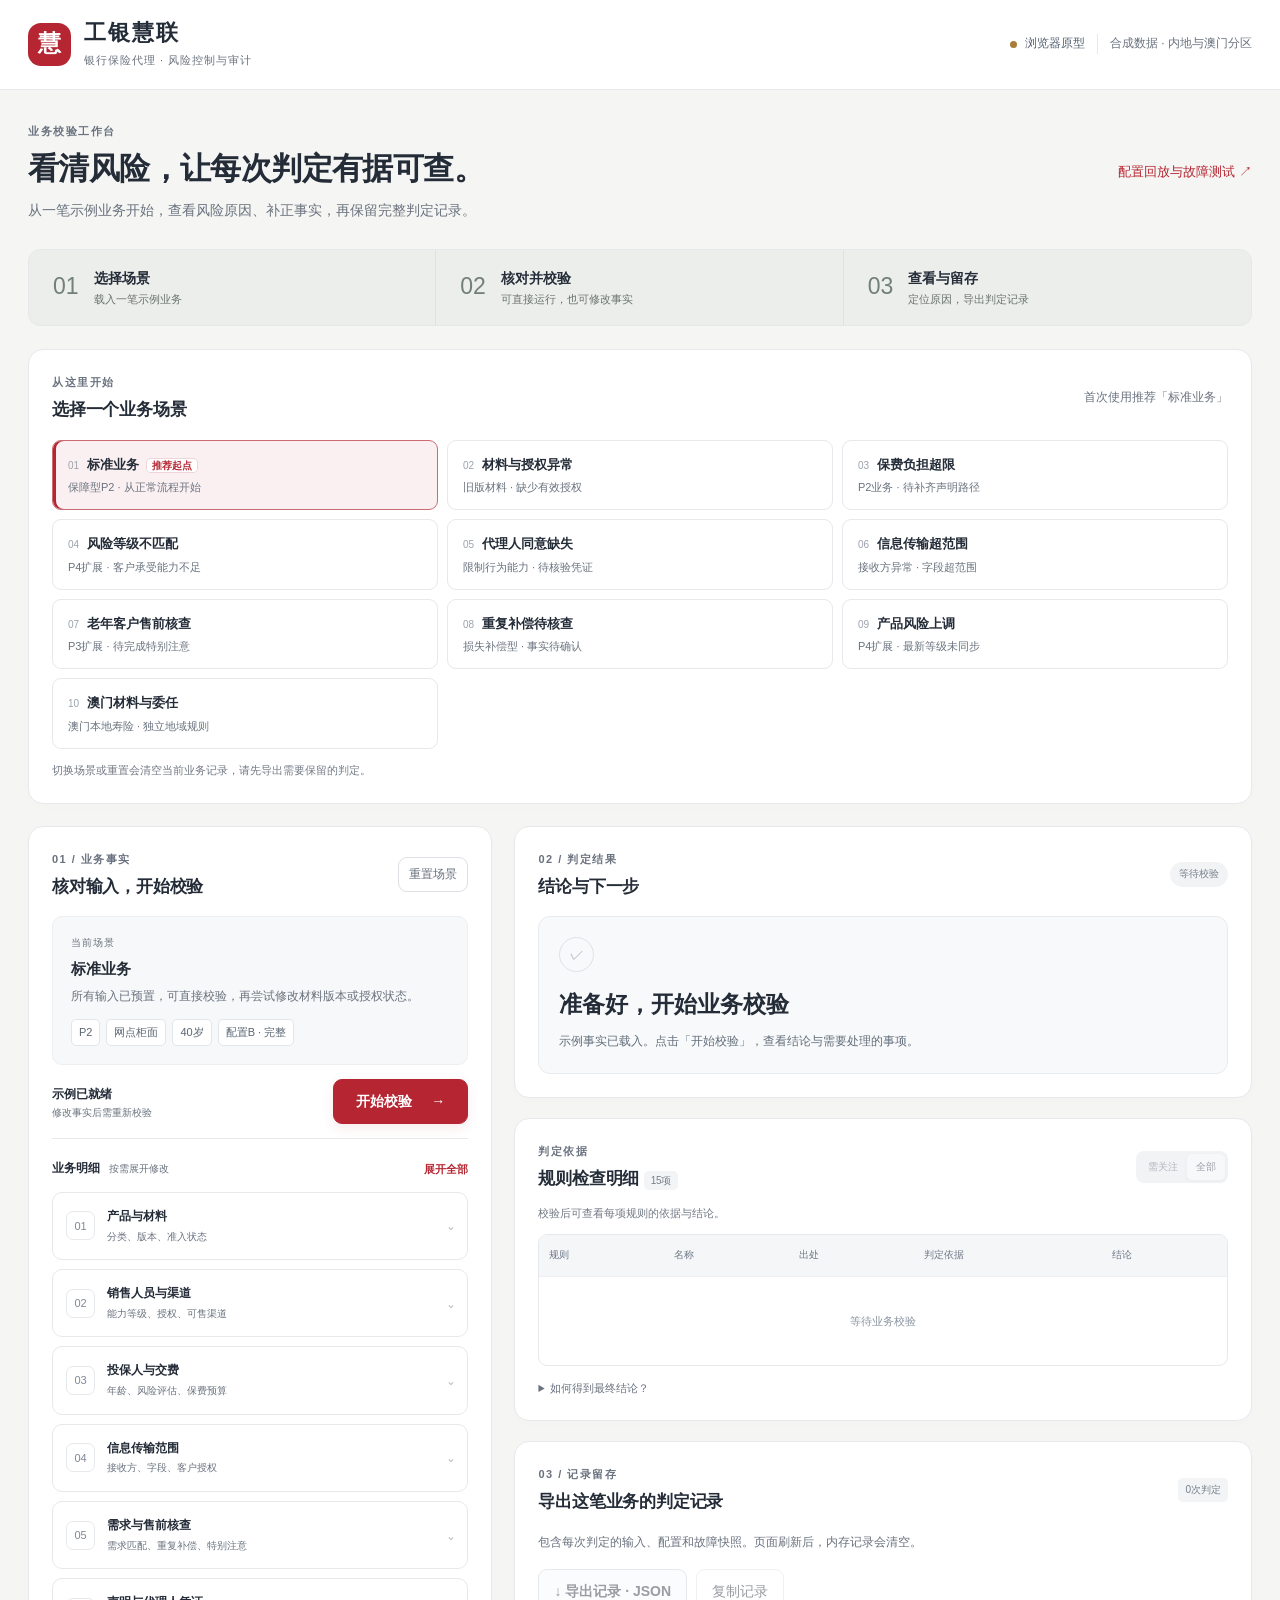
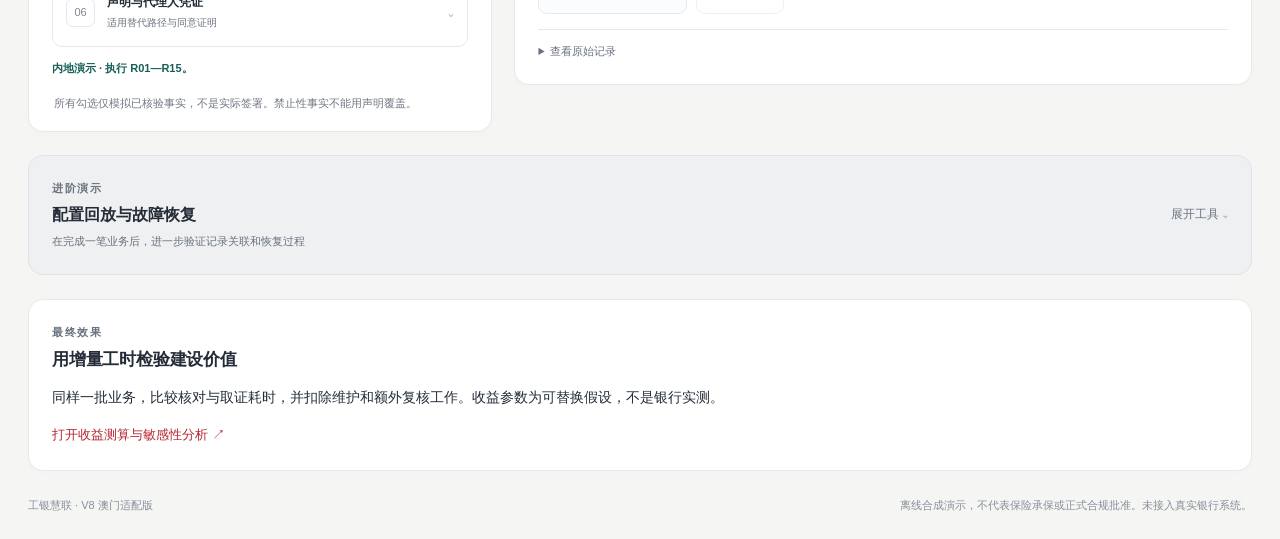
<file: index.html>
<!doctype html><html lang="zh-CN"><head><meta charset="UTF-8"><meta name="viewport" content="width=device-width,initial-scale=1"><title>工银慧联 · 业务校验工作台</title><link rel="stylesheet" href="css/main.css"></head><body>
<a class="skip-link" href="#input-panel">跳至业务校验</a>
<header class="masthead"><div class="brand"><span class="brand-mark" aria-hidden="true">慧</span><div><strong>工银慧联</strong><span>银行保险代理 · 风险控制与审计</span></div></div><div class="environment"><i></i> 浏览器原型 <span>合成数据 · 内地与澳门分区</span></div></header>
<main class="wrap">
<section class="intro"><div><div class="eyebrow">业务校验工作台</div><h1>看清风险，让每次判定有据可查。</h1><p>从一笔示例业务开始，查看风险原因、补正事实，再保留完整判定记录。</p></div><a href="#advanced" class="text-link">配置回放与故障测试 ↗</a></section>
<nav class="journey" aria-label="使用流程"><a href="#scene-panel"><b>01</b><span>选择场景<small>载入一笔示例业务</small></span></a><a href="#input-panel"><b>02</b><span>核对并校验<small>可直接运行，也可修改事实</small></span></a><a href="#result-panel"><b>03</b><span>查看与留存<small>定位原因，导出判定记录</small></span></a></nav>
<section class="card scene-panel" id="scene-panel"><div class="section-top"><div><div class="eyebrow">从这里开始</div><h2>选择一个业务场景</h2></div><span class="subtle">首次使用推荐「标准业务」</span></div><div class="scenes" id="scenes"></div><p class="hint">切换场景或重置会清空当前业务记录，请先导出需要保留的判定。</p></section>
<div class="workspace">
<section class="card input-panel" id="input-panel"><div class="section-top"><div><div class="eyebrow">01 / 业务事实</div><h2>核对输入，开始校验</h2></div><button id="btn_reset" class="quiet">重置场景</button></div>
<div class="scenario-summary"><span class="label">当前场景</span><strong id="scene-title"></strong><p id="scene-description"></p><div class="facts" id="fact-summary"></div></div>
<div class="run-bar"><div><strong id="input-state">示例已就绪</strong><small>修改事实后需重新校验</small></div><button class="primary" id="btn_run">开始校验 <span aria-hidden="true">→</span></button></div>
<div class="form-top"><span>业务明细 <small>按需展开修改</small></span><button id="toggle-fields" class="text-button">展开全部</button></div>
<details class="field-group" id="group-0"><summary><span class="group-icon">01</span><span><strong>产品与材料</strong><small>分类、版本、准入状态</small></span><span class="chevron">⌄</span></summary><fieldset aria-label="产品与材料">
        <label><span>产品代码</span><input type="text" id="prod_code"></label>
        <label><span>产品分类</span><select id="prod_cat"><option>P1</option><option>P2</option><option>P3</option><option>P4</option><option>P5</option><option>未分级</option></select></label>
        <label><span>账户风险等级</span><select id="prod_r"><option>不适用</option><option>R1</option><option>R2</option><option>R3</option><option>R4</option><option>R5</option></select></label>
        <label><span>准入状态</span><select id="prod_status"><option>在售</option><option>停售</option><option>准入有效期届满</option></select></label>
        <label><span>材料版本</span><input type="text" id="mat_ver"></label>
        <label><span>已收风险上调通知</span><input id="raised" type="checkbox"></label><label><span>已同步最新等级</span><input id="synced" type="checkbox"></label><label><span>当前有效版本</span><input type="text" id="mat_cur"></label>
      </fieldset></details><details class="field-group" id="group-1"><summary><span class="group-icon">02</span><span><strong>销售人员与渠道</strong><small>能力等级、授权、可售渠道</small></span><span class="chevron">⌄</span></summary><fieldset aria-label="销售人员与渠道"><label><span>有效业务授权</span><input id="authorized" type="checkbox"></label>
        <label><span>能力等级</span><select id="sale_lv"><option value="1">一级（可销售全部）</option><option value="2">二级（可销售 P1–P4）</option><option value="3">三级（可销售 P1–P3）</option><option value="4">四级（可销售 P1–P2）</option></select></label>
        <label><span>渠道</span><select id="sale_ch"><option>网点柜面</option><option>手机银行</option><option>远程坐席</option></select></label>
        <label><span>产品可售渠道</span><select id="prod_ch"><option>网点柜面</option><option>手机银行</option><option>远程坐席</option></select></label>
      </fieldset></details><details class="field-group" id="group-2"><summary><span class="group-icon">03</span><span><strong>投保人与交费</strong><small>年龄、风险评估、保费预算</small></span><span class="chevron">⌄</span></summary><fieldset aria-label="投保人与交费"><label><span>交费方式</span><select id="paymode"><option>期交</option><option>趸交</option></select></label>
        <label><span>年龄</span><input type="number" id="cust_age"></label>
        <label><span>风险承受能力</span><select id="cust_c"><option>C1</option><option>C2</option><option>C3</option><option>C4</option><option>C5</option></select></label>
        <label><span>评估距今(月)</span><input type="number" id="cust_m"></label>
        <label><span>民事行为能力</span><select id="cust_cap"><option>完全</option><option>限制</option><option>无</option></select></label>
        <label><span>家庭年收入(万元)</span><input type="number" id="cust_inc"></label>
        <label><span>趸交保费(万元)</span><input type="number" id="pol_prem"></label>
        <label><span>年交保费(万元/年)</span><input type="number" id="pol_annual"></label>
        <label><span>交费年限(年)</span><input type="number" id="pol_years"></label>
        <label><span>本次总保费预算(万元)</span><input type="number" id="pol_budget"></label>
        <label><span>今日评估次数</span><input type="number" id="cust_t"></label>
        <label><span>12个月评估次数</span><input type="number" id="cust_y"></label>
      </fieldset></details><details class="field-group" id="group-3"><summary><span class="group-icon">04</span><span><strong>信息传输范围</strong><small>接收方、字段、客户授权</small></span><span class="chevron">⌄</span></summary><fieldset aria-label="信息传输范围">
        <label><span>接收方</span><select id="flow_recv"><option>承保必需·保险公司核心系统</option><option>非白名单第三方</option></select></label>
        <label><span>拟发送字段</span><select id="flow_fields"><option>最小必要字段集</option><option>含健康告知全文（超范围）</option></select></label>
        <label><span>客户授权状态</span><select id="flow_auth"><option>有效</option><option>已撤回</option></select></label>
      </fieldset></details><details class="field-group" id="group-4"><summary><span class="group-icon">05</span><span><strong>需求与售前核查</strong><small>需求匹配、重复补偿、特别注意</small></span><span class="chevron">⌄</span></summary><fieldset aria-label="需求与售前核查"><label><span>需求匹配结果</span><select id="demand"><option>匹配</option><option>不匹配</option><option>待核查</option></select></label><label><span>损失补偿型产品</span><input type="checkbox" id="compensation"></label><label><span>重复／超额补偿</span><select id="duplicate"><option>否</option><option>是</option><option>待核查</option></select></label><label><span>客户情况有重大变化</span><input type="checkbox" id="changed"></label><label><span>在应评估销售环节前完成评估</span><input type="checkbox" id="seqok"></label><label><span>售前特别注意措施已完成</span><input type="checkbox" id="elderCare"></label></fieldset></details><details class="field-group" id="group-5"><summary><span class="group-icon">06</span><span><strong>声明与代理人凭证</strong><small>适用替代路径与同意证明</small></span><span class="chevron">⌄</span></summary><fieldset aria-label="声明与代理人凭证"><label><span>已建议终止投保</span><input type="checkbox" id="stopAdvice"></label><label><span>客户自主坚持投保</span><input type="checkbox" id="insists"></label><label><span>已充分说明相关风险</span><input type="checkbox" id="riskExplained"></label><label><span>已取得本人签名投保声明</span><input type="checkbox" id="written"></label><label><span>声明凭证编号</span><input type="text" id="declarationId" placeholder="演示编号"></label><label><span>存在主动推介不匹配产品</span><input type="checkbox" id="activePitch"></label><label><span>已取得法定代理人同意</span><input type="checkbox" id="guardian"></label><label><span>代理人同意凭证</span><input type="text" id="guardianId" placeholder="演示编号"></label><div class="hint">勾选仅模拟已核验事实，不是实际签署或身份验证。禁止性事实不能用声明覆盖。</div></fieldset></details>
<details class="field-group" id="group-mo" hidden><summary><span class="group-icon">澳</span><span><strong>澳门材料与委任</strong><small>准照、特别许可、材料时点</small></span><span class="chevron">⌄</span></summary><fieldset aria-label="澳门材料与委任"><label><span>准照状态</span><select id="mo_license"><option>有效</option><option>无效</option><option>待核实</option></select></label><label><span>本次主事人委任状态</span><select id="mo_appointment"><option>有效</option><option>无效</option><option>待核实</option></select></label><label><span>本次主事人代码</span><input id="mo_principal" type="text"></label><label><span>寿险主事人总数（含本次）</span><input id="mo_lifeCount" type="number" min="1" step="1"></label><label><span>第三家特别许可</span><select id="mo_permission"><option>待核实</option><option>无</option><option>已核实</option></select></label><label><span>特别许可凭证编号</span><input id="mo_permitId" type="text"></label><label><span>材料提供方代码</span><input id="mo_source" type="text"></label><label><span>实际使用版本</span><input id="mo_used" type="text"></label><label><span>业务时点有效版本</span><input id="mo_effective" type="text"></label><label><span>版本生效日</span><input id="mo_effectiveDate" type="date"></label><label><span>业务发生日</span><input id="mo_businessDate" type="date"></label><label><span>银行已核验材料可用</span><input id="mo_confirmed" type="checkbox"></label><label><span>经办授权有效</span><input id="mo_authorized" type="checkbox"></label><label><span>仅澳门本地处理</span><input id="mo_local" type="checkbox"></label><p class="hint">仅适用持牌银行法人代理寿险合成样例。预置三家是测试边界，不代表工银澳门实际合作数量。“已核实”仅模拟人工核验，不是取得监管许可。当前有效版本指业务发生时点的有效版本。</p></fieldset></details><p class="hint" id="region-note"></p><p class="hint input-note">所有勾选仅模拟已核验事实，不是实际签署。禁止性事实不能用声明覆盖。</p>
</section>
<div class="result-column">
<section class="card result-panel" id="result-panel" tabindex="-1"><div class="section-top"><div><div class="eyebrow">02 / 判定结果</div><h2>结论与下一步</h2></div><span class="status-dot" id="result-status">等待校验</span></div>
<div id="stale-banner" class="stale" hidden>输入已修改。下方仍是上一次判定，请重新校验。</div>
<div id="verdict" class="verdict"><div class="empty-icon" aria-hidden="true">✓</div><div class="big">准备好，开始第一笔校验</div><div class="desc">左侧已载入标准业务。点击「开始校验」，查看结论与需要处理的事项。</div></div>
<div id="faultmsg" role="status"></div><div id="result-guide" aria-live="polite"></div><div id="issue-list"></div>
</section>
<section class="card rules-panel"><div class="section-top"><div><div class="eyebrow">判定依据</div><h2>规则检查明细 <span id="rule-count" class="count">15项</span></h2></div><div class="segmented" role="group" aria-label="筛选规则"><button id="filter-focus" aria-pressed="false">需关注</button><button id="filter-all" class="active" aria-pressed="true">全部</button></div></div><p class="hint" id="filter-note">校验后可查看每项规则的依据与结论。</p>
<div class="table-scroll" tabindex="0" role="region" aria-label="规则检查明细，可横向滚动"><table><thead><tr><th>规则</th><th>名称</th><th>出处</th><th>判定依据</th><th>结论</th></tr></thead><tbody id="tbody"><tr><td colspan="5" class="table-empty">等待业务校验</td></tr></tbody></table></div>
<details class="explain"><summary>如何得到最终结论？</summary><p>完整收集诊断结果，再按 BLOCK → MANUAL → COND → NOTICE → PASS 汇总。任何其他阻断未解除时，条件已满足也不能放行。规则服务超时则不执行检查。</p></details></section>
<section class="card evidence-panel"><div class="section-top"><div><div class="eyebrow">03 / 记录留存</div><h2>导出这笔业务的判定记录</h2></div><span class="count" id="attempt-count">0次判定</span></div><p class="subtle">包含每次判定的输入、配置和故障快照。页面刷新后，内存记录会清空。</p><div class="button-row"><button id="btn_export" class="secondary">↓ 导出记录 · JSON</button><button id="btn_copy">复制记录</button></div><div id="expstat" class="feedback" role="status"></div><details class="evidence-details"><summary>查看原始记录</summary><pre id="evidence">提交后生成</pre></details></section>
</div></div>
<section id="advanced" class="advanced"><details id="advanced-details"><summary class="advanced-summary"><span><span class="eyebrow">进阶演示</span><strong>配置回放与故障恢复</strong><small>在完成一笔业务后，进一步验证记录关联和恢复过程</small></span><span class="advanced-open">展开工具 ⌄</span></summary><div class="advanced-grid">
<div class="card"><div class="section-top"><div><h2>配置对比回放</h2><p class="subtle">使用上一判定的冻结输入，再运行一次。</p></div></div><label class="config-label" for="rver">选择规则配置</label><select id="rver"><option value="current">配置B：完整演示配置</option><option value="legacy">配置A：缺少授权与匹配配置（假设）</option></select><p class="hint">所选配置同时用于新的业务校验；当前配置也显示在输入摘要中。</p><button id="btn_replay" class="secondary">按此配置回放上一判定</button><div class="diff" id="replay" role="status">先完成一次校验，再选择配置进行对比。</div><p class="hint">A/B是人为设置的配置对比，不代表某个历史月份的行业状态。当前未提交的表单改动不会混入回放。</p></div>
<div class="card"><h2>故障注入与恢复</h2><p class="subtle">点击故障即执行一次判定，观察降级结论。</p><div class="scenes fault-buttons" id="faults"></div><button id="btn_heal">解除故障并回放</button><p class="hint">恢复沿用故障判定的输入与配置，保留同一业务编号及旧记录。仅验证预设分支，不代表生产容灾能力。</p></div>
<div class="card history-card"><h2>当前业务的判定历史</h2><p id="history-empty" class="subtle">完成校验后，这里会显示判定记录。</p><ul id="history" class="steps"></ul></div>
<div class="card"><h2>演示链进度</h2><ul class="steps" id="steps"><li id="s1">① 输入材料与场景事实</li><li id="s2">② 执行规则并汇总判定</li><li id="s3">③ 返回结论与处置建议</li><li id="s4">④ 导出判定记录</li><li id="s5">⑤ 配置回放与差异比对</li><li id="s6">⑥ 故障注入与恢复</li></ul></div>
</div></details></section>
<section class="card" style="margin-top:24px"><div class="eyebrow">最终效果</div><h2>用增量工时检验建设价值</h2><p>同样一批业务，比较核对与取证耗时，并扣除维护和额外复核工作。收益参数为可替换假设，不是银行实测。</p><a class="text-link" href="benefits.html">打开收益测算与敏感性分析 ↗</a></section><footer>工银慧联 · V8 澳门适配版<span>离线合成演示，不代表保险承保或正式合规批准。未接入真实银行系统。</span></footer>
</main><script src="js/rules-engine.js"></script>
<script src="js/app.js"></script><script src="js/ui.js"></script></body></html>
</file>
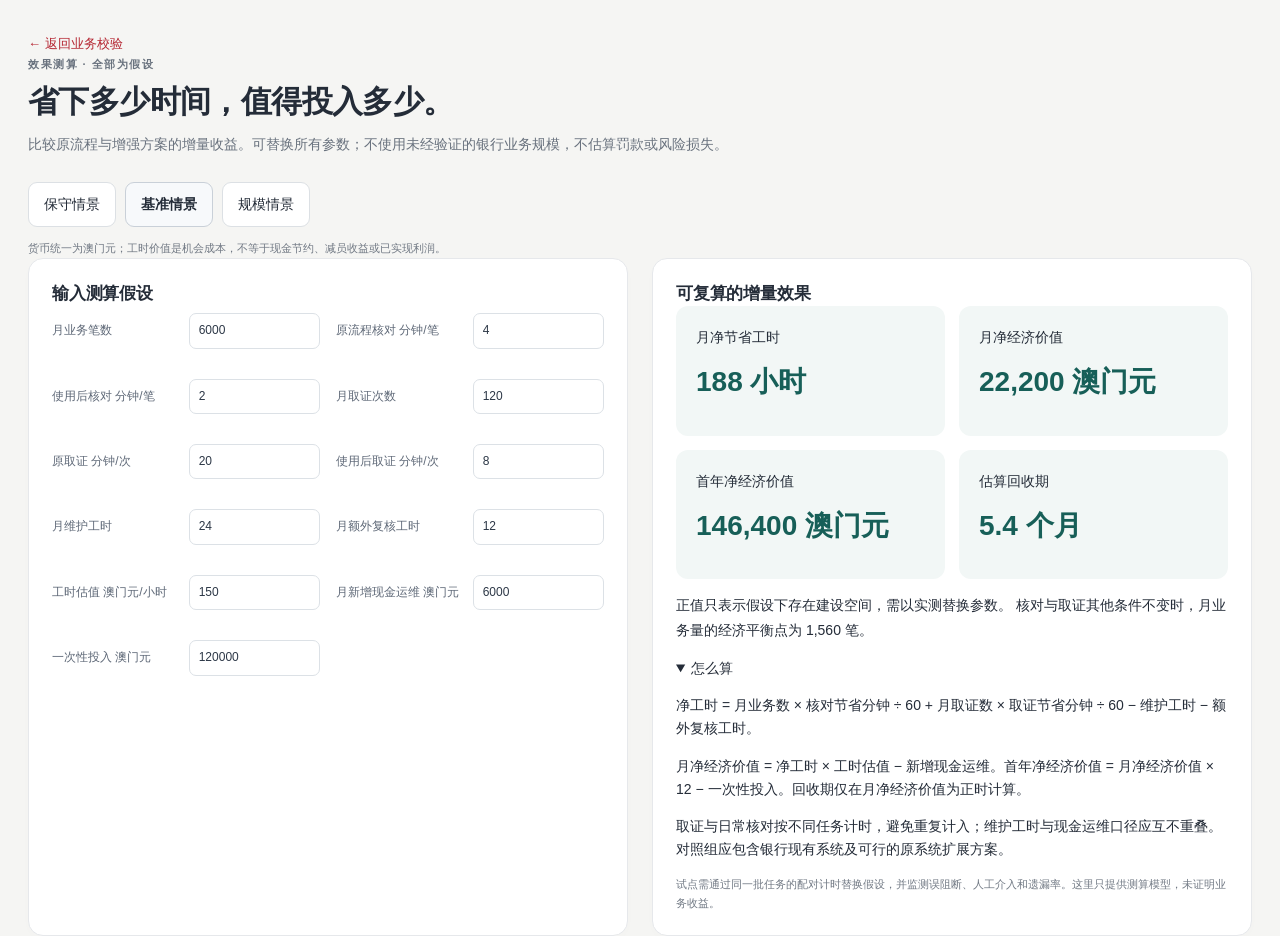
<file: benefits.html>
<!doctype html><html lang="zh-CN"><meta charset="UTF-8"><meta name="viewport" content="width=device-width,initial-scale=1"><title>工银慧联 · 增量效果测算</title><link rel="stylesheet" href="css/main.css"><style>.benefit-grid{display:grid;grid-template-columns:1fr 1fr;gap:24px}.metrics{display:grid;grid-template-columns:1fr 1fr;gap:14px}.metric{background:#f2f7f6;padding:20px;border-radius:12px}.metric strong{display:block;font-size:28px;color:#175f58;margin:10px 0}.benefit-grid fieldset{display:grid;grid-template-columns:1fr 1fr;gap:16px;border:0;padding:0}.benefit-grid input{width:100%}#benefit-note{line-height:1.8}@media(max-width:800px){.benefit-grid{grid-template-columns:1fr}}</style><body><main class="wrap"><a class="text-link" href="index.html">← 返回业务校验</a><section class="intro"><div><div class="eyebrow">效果测算 · 全部为假设</div><h1>省下多少时间，值得投入多少。</h1><p>比较原流程与增强方案的增量收益。可替换所有参数；不使用未经验证的银行业务规模，不估算罚款或风险损失。</p></div></section><div class="button-row"><button id="conservative">保守情景</button><button class="secondary" id="basecase">基准情景</button><button id="growth">规模情景</button></div><p class="hint">货币统一为澳门元；工时价值是机会成本，不等于现金节约、减员收益或已实现利润。</p><div class="benefit-grid"><section class="card"><h2>输入测算假设</h2><fieldset><label><span>月业务笔数</span><input type="number" id="b_n" min="0" step="any" value="6000"></label><label><span>原流程核对 分钟/笔</span><input type="number" id="b_t0" min="0" step="any" value="4"></label><label><span>使用后核对 分钟/笔</span><input type="number" id="b_t1" min="0" step="any" value="2"></label><label><span>月取证次数</span><input type="number" id="b_a" min="0" step="any" value="120"></label><label><span>原取证 分钟/次</span><input type="number" id="b_a0" min="0" step="any" value="20"></label><label><span>使用后取证 分钟/次</span><input type="number" id="b_a1" min="0" step="any" value="8"></label><label><span>月维护工时</span><input type="number" id="b_maint" min="0" step="any" value="24"></label><label><span>月额外复核工时</span><input type="number" id="b_review" min="0" step="any" value="12"></label><label><span>工时估值 澳门元/小时</span><input type="number" id="b_rate" min="0" step="any" value="150"></label><label><span>月新增现金运维 澳门元</span><input type="number" id="b_opex" min="0" step="any" value="6000"></label><label><span>一次性投入 澳门元</span><input type="number" id="b_initial" min="0" step="any" value="120000"></label></fieldset></section><section class="card"><h2>可复算的增量效果</h2><div id="benefit-result" aria-live="polite"></div><p id="benefit-note"></p><details open><summary>怎么算</summary><p>净工时 = 月业务数 × 核对节省分钟 ÷ 60 + 月取证数 × 取证节省分钟 ÷ 60 − 维护工时 − 额外复核工时。</p><p>月净经济价值 = 净工时 × 工时估值 − 新增现金运维。首年净经济价值 = 月净经济价值 × 12 − 一次性投入。回收期仅在月净经济价值为正时计算。</p><p>取证与日常核对按不同任务计时，避免重复计入；维护工时与现金运维口径应互不重叠。对照组应包含银行现有系统及可行的原系统扩展方案。</p></details><p class="hint">试点需通过同一批任务的配对计时替换假设，并监测误阻断、人工介入和遗漏率。这里只提供测算模型，未证明业务收益。</p></section></div></main><script src="js/benefits.js"></script><script>
const ids=['n','t0','t1','a','a0','a1','maint','review','rate','opex','initial'];
function update(){const p=Object.fromEntries(ids.map(k=>[k,document.getElementById('b_'+k).value.trim()===''?NaN:Number(document.getElementById('b_'+k).value)]));const r=calculateBenefits(p),o=document.getElementById('benefit-result');if(!r){o.textContent='请填写完整的非负数字；月业务与取证次数须为整数。';document.getElementById('benefit-note').textContent='';return;}const f=x=>x.toLocaleString('zh-CN',{maximumFractionDigits:1});o.innerHTML='<div class="metrics">'+[['月净节省工时',f(r.hours)+' 小时'],['月净经济价值',f(r.month)+' 澳门元'],['首年净经济价值',f(r.year)+' 澳门元'],['估算回收期',r.payback===null?'无法回收':f(r.payback)+' 个月']].map(x=>'<div class="metric">'+x[0]+'<strong>'+x[1]+'</strong></div>').join('')+'</div>';document.getElementById('benefit-note').textContent=(r.month<=0?'此情景不能覆盖新增运维成本，应优先复用现有系统。':'正值只表示假设下存在建设空间，需以实测替换参数。')+' 核对与取证其他条件不变时，月业务量的经济平衡点为 '+(r.threshold===null?'无法由增加业务量达到':Math.ceil(r.threshold).toLocaleString('zh-CN')+' 笔')+'。';}
ids.forEach(k=>document.getElementById('b_'+k).addEventListener('input',update));for(const [id,key] of [['conservative','conservative'],['basecase','basecase'],['growth','growth']])document.getElementById(id).onclick=()=>{['conservative','basecase','growth'].forEach(x=>{document.getElementById(x).classList.toggle('secondary',x===id);document.getElementById(x).setAttribute('aria-pressed',String(x===id));});const p=benefitPresets[key];ids.forEach(k=>document.getElementById('b_'+k).value=p[k]);update();};update();</script></body></html>
</file>
<file: css/main.css>
:root{--bg:#f5f5f3;--panel:#fff;--ink:#242c38;--muted:#69727e;--line:#e6e8eb;--brand:#b52632;--brand-bg:#fbf0f1;--pass:#177558;--passbg:#edf7f1;--block:#b32632;--blockbg:#fff0f1;--manual:#79539d;--manualbg:#f4effa;--cond:#28639b;--condbg:#edf4fb;--notice:#99630f;--noticebg:#fff7e8}
*{box-sizing:border-box}html{scroll-behavior:smooth;scroll-padding-top:22px}body{margin:0;background:var(--bg);color:var(--ink);font:14px/1.65 -apple-system,BlinkMacSystemFont,'PingFang SC','Microsoft YaHei',sans-serif}button,input,select{font:inherit}button,a,summary,input,select{-webkit-tap-highlight-color:transparent}button,summary{cursor:pointer}button{border:1px solid #dce0e4;border-radius:9px;padding:10px 15px;color:var(--ink);background:#fff;transition:background .18s,border-color .18s,box-shadow .18s}button:hover{background:#f7f8fa;border-color:#bdc4cc}button:disabled{cursor:not-allowed;opacity:.46}a{color:inherit;text-decoration:none}button:focus-visible,a:focus-visible,summary:focus-visible,input:focus-visible,select:focus-visible,[tabindex]:focus-visible{outline:3px solid #327bae;outline-offset:3px}[hidden]{display:none!important}.skip-link{position:fixed;left:20px;top:-80px;padding:12px;background:#fff;z-index:50}.skip-link:focus{top:12px}.masthead{min-height:86px;background:#fff;border-bottom:1px solid var(--line);display:flex;align-items:center;justify-content:space-between;padding:18px max(28px,calc((100vw - 1400px)/2));gap:20px}.brand{display:flex;align-items:center;gap:13px}.brand-mark{display:grid;place-items:center;width:43px;height:43px;background:var(--brand);border-radius:13px;color:white;font-size:23px;font-weight:700}.brand strong{display:block;font-size:22px;letter-spacing:2px;line-height:1.35}.brand div>span{font-size:11px;color:var(--muted);letter-spacing:1px}.environment{display:flex;align-items:center;gap:8px;font-size:12px;color:#546171}.environment>span{border-left:1px solid var(--line);padding-left:12px;margin-left:4px;color:var(--muted)}.environment i{width:7px;height:7px;background:#a97c38;border-radius:50%}.wrap{max-width:1456px;margin:auto;padding:32px 28px 0}.intro{display:flex;align-items:center;justify-content:space-between;gap:20px;margin-bottom:26px}.eyebrow{font-size:11px;letter-spacing:1.5px;font-weight:650;color:var(--muted);margin-bottom:7px}h1{font-size:clamp(23px,2.4vw,31px);line-height:1.45;letter-spacing:-.6px;margin:0 0 8px;font-weight:650}.intro p{margin:0;color:var(--muted)}.text-link{font-size:13px;color:var(--brand);white-space:nowrap}.journey{display:grid;grid-template-columns:repeat(3,1fr);margin:0 0 23px;border:1px solid var(--line);border-radius:12px;background:#eceeec;overflow:hidden}.journey a{display:flex;gap:15px;align-items:center;padding:17px 24px;border-right:1px solid #dfe3df}.journey a:last-child{border:0}.journey a:hover{background:#e5e8e5}.journey b{font-size:23px;font-weight:500;color:#738077;font-variant-numeric:tabular-nums}.journey span{font-size:14px;font-weight:600}.journey small{display:block;font-size:11px;font-weight:400;color:#6a746c}.card{background:var(--panel);border:1px solid var(--line);border-radius:15px;padding:23px;box-shadow:0 3px 14px #27344603;min-width:0}.section-top{display:flex;align-items:center;justify-content:space-between;gap:12px;margin-bottom:17px}h2{font-size:17px;line-height:1.45;margin:0;font-weight:650;letter-spacing:-.2px}.subtle{font-size:12px;color:var(--muted);line-height:1.7}.hint{font-size:11px;color:#717984;margin:12px 0 0;line-height:1.7}.scene-panel{margin-bottom:22px}.scenes{display:grid;grid-template-columns:repeat(3,1fr);gap:9px}.scenes button{text-align:left;min-width:0;border-color:var(--line);padding:13px 15px;position:relative}.scenes button.on{border-color:#cb6b74;background:var(--brand-bg);box-shadow:inset 3px 0 var(--brand)}.scene-name{font-size:13px;font-weight:600;display:block}.scene-meta{display:block;font-size:11px;color:var(--muted);margin-top:3px}.scene-index{font-size:10px;color:#9ca3ac;margin-right:8px;font-weight:500}.scene-badge{font-size:10px;background:#fff;border:1px solid #efd5d8;color:var(--brand);padding:1px 5px;border-radius:4px;margin-left:7px}.workspace{display:grid;grid-template-columns:minmax(340px,.85fr) minmax(0,1.35fr);gap:22px;align-items:start}.input-panel{padding-bottom:13px}.quiet{font-size:12px;color:var(--muted);padding:7px 10px}.scenario-summary{padding:18px;background:#f7f8f9;border:1px solid #eceef0;border-radius:10px}.label{display:block;font-size:10px;color:var(--muted);margin-bottom:5px;letter-spacing:1px}.scenario-summary>strong{font-size:15px}.scenario-summary p{font-size:12px;color:var(--muted);margin:5px 0 13px}.facts{display:flex;flex-wrap:wrap;gap:6px}.facts span{font-size:11px;color:#5b6673;padding:3px 7px;background:#fff;border:1px solid #e2e6ea;border-radius:5px}.run-bar{position:sticky;top:10px;z-index:5;display:flex;align-items:center;justify-content:space-between;gap:10px;padding:14px 0;margin:0;background:rgba(255,255,255,.97);border-bottom:1px solid var(--line)}.run-bar strong{font-size:12px}.run-bar small{display:block;font-size:10px;color:var(--muted)}button.primary{background:var(--brand);border-color:var(--brand);color:white;font-weight:600;min-width:135px;box-shadow:0 4px 12px #b5263219}button.primary:hover{background:#981f2a}.primary span{margin-left:15px}.form-top{display:flex;align-items:center;justify-content:space-between;margin:17px 0 10px;font-size:12px;font-weight:600}.form-top small{font-weight:400;color:var(--muted);margin-left:6px;font-size:10px}.text-button{border:0;padding:4px 0;color:var(--brand);font-size:11px;background:transparent}.field-group{border:1px solid var(--line);border-radius:10px;margin:0 0 9px;overflow:hidden}.field-group summary{display:flex;align-items:center;gap:12px;padding:14px 13px;list-style:none}.field-group summary::-webkit-details-marker{display:none}.group-icon{font-size:11px;border:1px solid #e5e8ec;color:#7f8995;border-radius:7px;width:29px;height:29px;display:grid;place-items:center}.field-group summary strong{font-size:12px;font-weight:600;display:block}.field-group summary small{display:block;font-size:10px;color:var(--muted);margin-top:2px}.chevron{margin-left:auto;color:#89939e}.field-group[open] .chevron{transform:rotate(180deg)}.field-group[open] summary{background:#f8f9fa;border-bottom:1px solid var(--line)}fieldset{border:0;margin:0;padding:8px 14px 14px;min-width:0}fieldset label{display:flex;align-items:center;justify-content:space-between;gap:10px;padding:7px 0;font-size:12px;line-height:1.45}fieldset label>span{flex:1;color:#5e6877}input,select{border:1px solid #dce1e6;border-radius:7px;padding:8px 9px;background:#fff;color:#2c3746;min-width:0}fieldset input:not([type=checkbox]),fieldset select{width:49%;font-size:12px}input[type=number]{font-variant-numeric:tabular-nums}input[type=checkbox]{accent-color:var(--brand);width:17px;height:17px;flex-shrink:0;cursor:pointer}.input-note{padding:5px 2px}.result-column{display:flex;flex-direction:column;gap:20px}.status-dot{background:#f2f3f5;border-radius:20px;padding:4px 9px;white-space:nowrap;font-size:10px;color:#78828f}.verdict{padding:20px;border-radius:12px;background:#f8f9fa;border:1px solid #e8ebee}.verdict .big{font-size:23px;font-weight:650;margin-bottom:7px;display:flex;align-items:center;gap:9px;flex-wrap:wrap}.verdict .desc{font-size:12px;color:#626e7b;line-height:1.8}.empty-icon{border:1px solid #dce3e8;border-radius:50%;width:35px;height:35px;display:grid;place-items:center;color:#a4aeb8;margin-bottom:14px}.verdict:has(.BLOCK){background:var(--blockbg);border-color:#edd4d7}.verdict:has(.PASS){background:var(--passbg);border-color:#d3e8dc}.verdict:has(.MANUAL){background:var(--manualbg);border-color:#e2d8ee}.verdict:has(.COND){background:var(--condbg);border-color:#d6e4f2}.verdict:has(.NOTICE){background:var(--noticebg);border-color:#eee2c8}.kv{display:grid;grid-template-columns:65px minmax(0,1fr);gap:6px 12px;font-size:10px;color:#657180;overflow-wrap:anywhere;border-top:1px solid #0000000b;padding-top:12px;margin-top:14px}.kv div:nth-child(odd){color:#84909c}.code{display:inline-block;font-size:10px;letter-spacing:.3px;font-weight:650;padding:3px 7px;border-radius:5px;white-space:nowrap}.PASS{color:var(--pass);background:var(--passbg)}.BLOCK{color:var(--block);background:var(--blockbg)}.MANUAL{color:var(--manual);background:var(--manualbg)}.COND{color:var(--cond);background:var(--condbg)}.NOTICE{color:var(--notice);background:var(--noticebg)}#result-guide{font-size:12px;color:#5b6674;margin:15px 0 0}#result-guide:empty{display:none}.issue{display:flex;align-items:flex-start;gap:11px;border-top:1px solid var(--line);padding:14px 0}.issue:first-child{margin-top:12px}.issue>div{flex:1;min-width:0}.issue strong{display:block;font-size:12px}.issue p{font-size:11px;color:var(--muted);margin:4px 0 0}.issue button{padding:5px 8px;font-size:10px;white-space:nowrap}.stale{padding:10px 13px;border-radius:8px;background:#fff6df;border:1px solid #ecdcb7;color:#886717;font-size:12px;margin-bottom:12px}#faultmsg:not(:empty){font-size:12px;background:#fff6e8;padding:10px;border-radius:8px;margin-top:12px}.count{color:#75808c;font-size:10px;padding:4px 7px;background:#f2f4f6;border-radius:5px;font-weight:400;white-space:nowrap}.segmented{display:flex;background:#f1f3f5;padding:3px;border-radius:8px;flex-shrink:0}.segmented button{font-size:10px;border:0;background:none;padding:5px 9px;border-radius:5px;color:var(--muted)}.segmented button.active{background:#fff;color:#354151;box-shadow:0 1px 4px #24324712}.rules-panel .section-top{margin-bottom:8px}.table-scroll{overflow:auto;margin-top:12px;max-height:440px;border:1px solid var(--line);border-radius:9px}table{border-collapse:collapse;width:100%;min-width:550px;font-size:11px}th{position:sticky;top:0;background:#f4f6f8;font-size:10px;font-weight:500;color:#6d7886;text-align:left;z-index:1}td,th{padding:12px 10px;border-bottom:1px solid #edf0f2;vertical-align:top}td:nth-child(1){width:45px;color:#7b8592;font-variant-numeric:tabular-nums}td:nth-child(2){min-width:85px;font-weight:600}td:nth-child(3){min-width:108px;color:#7c8793;font-size:10px}td:nth-child(4){min-width:165px;color:#5d6976}.table-empty{text-align:center;padding:35px!important;color:#8a94a0!important}tr:last-child td{border:0}.explain{font-size:11px;color:var(--muted);margin-top:13px}.explain p{padding:4px 0;margin-bottom:0}.button-row{display:flex;gap:9px;flex-wrap:wrap;margin-top:17px}.secondary{border-color:#c9d0d8;background:#f7f9fb;font-weight:600}.feedback{font-size:11px;color:#6b7582;margin:10px 0}.feedback:empty{display:none}.evidence-details{margin-top:15px;border-top:1px solid var(--line);padding-top:12px;color:var(--muted);font-size:11px}pre{max-height:340px;overflow:auto;white-space:pre-wrap;overflow-wrap:anywhere;font:11px/1.65 ui-monospace,SFMono-Regular,Consolas,monospace;background:#f6f8fa;border:1px solid var(--line);border-radius:9px;padding:15px;color:#566375}.advanced{margin-top:23px;border:1px solid #dfe3e6;border-radius:15px;background:#eef0f1}.advanced-summary{list-style:none;padding:23px;display:flex;align-items:center;justify-content:space-between;gap:15px}.advanced-summary::-webkit-details-marker{display:none}.advanced-summary strong{display:block;font-size:16px;font-weight:600}.advanced-summary small{display:block;font-size:11px;color:var(--muted);margin-top:4px}.advanced-summary .eyebrow{display:block;margin:0 0 5px}.advanced-open{font-size:12px;color:#6b7583;white-space:nowrap}.advanced-grid{padding:0 20px 20px;display:grid;grid-template-columns:1fr 1fr;gap:16px}.config-label{display:block;font-size:12px;color:var(--muted);margin-bottom:7px}#rver{width:100%;font-size:12px}#btn_replay{margin-top:14px}.diff{font-size:12px;margin-top:15px;color:#5d6979;overflow-wrap:anywhere}.fault-buttons{grid-template-columns:1fr;gap:7px;margin:17px 0 13px}.fault-buttons button{font-size:12px;padding:9px 12px}.steps{list-style:none;margin:12px 0 0;padding:0}.steps li{font-size:11px;overflow-wrap:anywhere;color:#7b8795;border-left:2px solid #e0e5e9;background:#f6f8f9;margin:7px 0;padding:8px 11px}.steps li.done{color:var(--pass);border-color:#74af96;background:var(--passbg)}.steps li.warn{color:var(--notice);background:var(--noticebg);border-color:#d6af6d}.steps li.fail{color:var(--block);background:var(--blockbg);border-color:#ce8c94}footer{padding:25px 0;color:#86909c;font-size:11px;display:flex;justify-content:space-between;gap:14px}.field-highlight{animation:glow 1.5s ease-out}@keyframes glow{0%,30%{box-shadow:0 0 0 3px #cc717a55}100%{box-shadow:none}}@media(min-width:1450px){.wrap{padding-top:38px}}@media(max-width:1080px){.wrap{padding:24px 20px 0}.workspace{grid-template-columns:minmax(310px,.95fr) minmax(0,1.15fr);gap:16px}.card{padding:18px}.scenes{grid-template-columns:repeat(3,1fr)}.scene-meta{font-size:10px}.intro .text-link{display:none}.section-top{flex-wrap:wrap}.result-panel .section-top{flex-wrap:nowrap}}@media(max-width:800px){.workspace{grid-template-columns:1fr}.scenes{grid-template-columns:repeat(2,1fr)}.intro h1{font-size:25px}.journey a{padding:12px;gap:8px}.journey b{font-size:18px}.journey small{display:none}.journey span{font-size:12px}.environment>span{display:none}.advanced-grid{grid-template-columns:1fr}.masthead{padding:16px 20px}.run-bar{top:0}.result-column{gap:16px}footer{flex-direction:column;gap:5px}}@media(max-width:480px){.wrap{padding:20px 12px 0}.masthead{padding:14px}.brand strong{font-size:20px}.brand div>span{font-size:9px;letter-spacing:0}.environment{font-size:10px}.brand-mark{width:37px;height:37px}.intro h1{font-size:23px}.intro p{font-size:12px}.card{padding:16px;border-radius:12px}.scenes{gap:7px}.scenes button{padding:11px}.scene-name{font-size:12px}.scene-index{display:none}.scene-badge{display:none}.scene-panel .section-top>.subtle{display:none}.scene-meta{line-height:1.5}.journey a{padding:11px 8px}.journey b{font-size:15px}.journey span{font-size:11px}.issue{flex-wrap:wrap}.issue button{margin-left:0}.advanced-summary{padding:18px}.advanced-open{font-size:10px}.advanced-grid{padding:0 12px 12px}.field-group summary{padding:13px 10px}fieldset{padding:8px 10px 12px}.verdict .big{font-size:21px}.section-top h2{font-size:16px}}@media(prefers-reduced-motion:reduce){*{scroll-behavior:auto!important;animation:none!important;transition:none!important}}

[hidden]{display:none!important}#group-mo fieldset .hint{grid-column:1/-1}#region-note{color:#175f58;font-weight:600}
/* 增量收益测算页 */.benefit-grid{display:grid;grid-template-columns:1fr 1fr;gap:24px}.metrics{display:grid;grid-template-columns:1fr 1fr;gap:14px}.metric{background:#f2f7f6;padding:20px;border-radius:12px}.metric strong{display:block;font-size:28px;color:#175f58;margin:10px 0}.benefit-grid fieldset{display:grid;grid-template-columns:1fr 1fr;gap:16px;border:0;padding:0}.benefit-grid input{width:100%}#benefit-note{line-height:1.8}@media(max-width:800px){.benefit-grid{grid-template-columns:1fr}}
</file>
